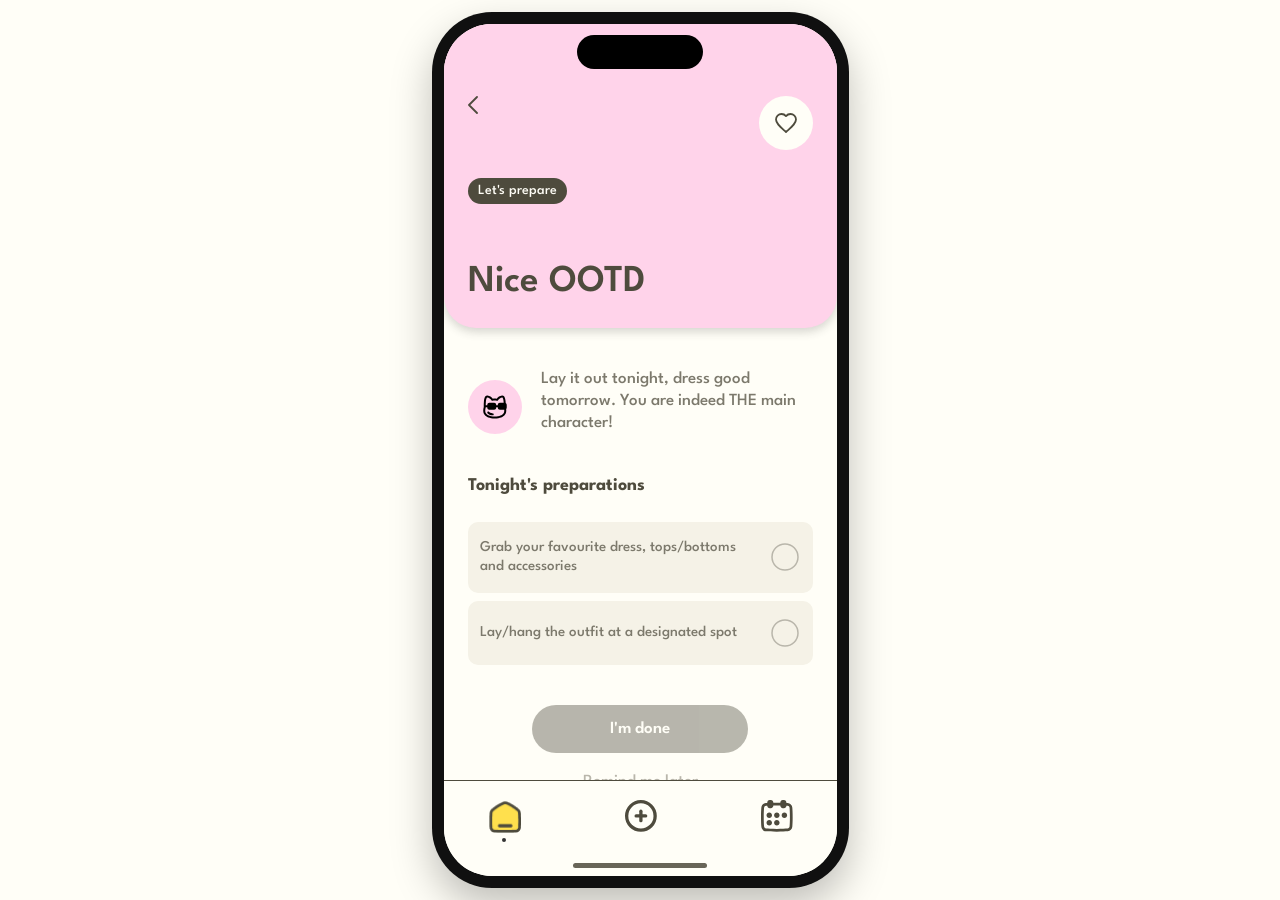
<file: prep-instructions.html>
<!doctype html>
<html lang="en">
  <head>
    <meta charset="UTF-8" />
    <meta name="viewport" content="width=device-width, initial-scale=1.0" />
    <title>Let's Prepare</title>
    <link rel="preconnect" href="https://fonts.googleapis.com" />
    <link rel="preconnect" href="https://fonts.gstatic.com" crossorigin />
    <link
      href="https://fonts.googleapis.com/css2?family=League+Spartan:wght@100..900&display=swap"
      rel="stylesheet"
    />
    <link rel="stylesheet" href="./styles.css" />
    <style>
      /* ── Scroll area ────────────────────────────────────── */
      .pi-scroll {
        position: absolute;
        top: 0;
        left: 0;
        width: 393px;
        height: 756px;
        overflow-y: auto;
        overflow-x: hidden;
        background: var(--cream);
        scrollbar-width: none;
      }
      .pi-scroll::-webkit-scrollbar { display: none; }

      /* ── Hero card ──────────────────────────────────────── */
      .pi-hero {
        position: relative;
        width: 393px;
        height: 304px; /* 240px visible + 64px safe area */
        border-radius: 0 0 32px 32px;
        flex-shrink: 0;
        box-shadow: 0px 4px 9.5px 0px rgba(51, 51, 51, 0.2);
        overflow: hidden;
      }

      /* "Let's prepare" dark badge */
      .pi-hero-badge {
        position: absolute;
        left: 24px;
        bottom: 124px;
        background: var(--ink);
        color: var(--cream);
        font-size: 14px;
        font-weight: 500;
        line-height: 1.3;
        padding: 4px 10px;
        border-radius: 60px;
        white-space: nowrap;
      }

      /* Treat name */
      .pi-hero-title {
        position: absolute;
        left: 24px;
        bottom: 24px;
        margin: 0;
        font-size: 38px;
        font-weight: 600;
        line-height: 1.15;
        color: var(--ink);
      }

      /* Heart icon box */
      .pi-hero-icon-box {
        position: absolute;
        top: 72px;
        right: 24px;
        width: 54px;
        height: 54px;
        background: var(--cream);
        border-radius: 27px;
        display: flex;
        align-items: center;
        justify-content: center;
        flex-shrink: 0;
        border: none;
        cursor: pointer;
        padding: 0;
        transition: background 0.2s;
      }
      .pi-hero-icon-box.liked {
        background: #4E4B3D;
      }

      /* ── Inner padded content ───────────────────────────── */
      .pi-inner {
        display: flex;
        flex-direction: column;
        align-items: flex-start;
        gap: 40px;
        padding: 40px 24px 48px;
        width: 100%;
      }

      /* ── Motivation block ───────────────────────────────── */
      .pi-motivation {
        display: flex;
        align-items: flex-end;
        gap: 19px;
        width: 100%;
      }

      .pi-motivation-icon {
        flex-shrink: 0;
        width: 54px;
        height: 54px;
        border-radius: 27px;
        display: flex;
        align-items: center;
        justify-content: center;
        padding: 10px 12px;
      }
      .pi-motivation-icon img {
        width: 24px;
        height: 24px;
        display: block;
        object-fit: contain;
      }

      .pi-motivation-text {
        margin: 0;
        font-size: 17px;
        font-weight: 500;
        line-height: 1.3;
        color: var(--muted-letter);
        flex: 1;
      }

      /* ── Preparations section ───────────────────────────── */
      .pi-preparations {
        display: flex;
        flex-direction: column;
        gap: 24px;
        width: 100%;
      }

      .pi-section-label {
        margin: 0;
        font-size: 18px;
        font-weight: 700;
        line-height: 1.3;
        color: var(--ink);
      }

      .pi-checklist {
        display: flex;
        flex-direction: column;
        gap: 8px;
        width: 100%;
      }

      /* ── Checklist item ─────────────────────────────────── */
      .pi-step {
        width: 100%;
        background: var(--card-tan);
        border-radius: 10px;
        padding: 16px 12px;
        display: flex;
        align-items: center;
        justify-content: space-between;
        cursor: pointer;
        border: none;
        font-family: inherit;
        text-align: left;
        transition: background 0.2s;
      }
      .pi-step.checked { background: #e8e4d6; }

      .pi-step-text {
        margin: 0;
        font-size: 15px;
        font-weight: 500;
        line-height: 1.3;
        color: var(--muted-letter);
        max-width: 260px;
        transition: text-decoration 0.2s, opacity 0.2s;
      }
      .pi-step.checked .pi-step-text {
        text-decoration: line-through;
        opacity: 0.55;
      }

      .pi-step-circle {
        flex-shrink: 0;
        width: 32px;
        height: 32px;
        display: block;
      }

      /* ── CTA area ───────────────────────────────────────── */
      .pi-cta-wrap {
        display: flex;
        flex-direction: column;
        align-items: center;
        gap: 20px;
        width: 100%;
      }

      .pi-cta-btn {
        width: 216px;
        padding: 16px 64px;
        border-radius: 100px;
        background: var(--ink);
        color: var(--cream);
        border: none;
        font-family: inherit;
        font-size: 17px;
        font-weight: 600;
        line-height: normal;
        cursor: pointer;
        text-align: center;
        white-space: nowrap;
        opacity: 0.4;
        transition: opacity 0.2s;
      }
      .pi-cta-btn.active { opacity: 1; }
      .pi-cta-btn.morning { opacity: 1; }

      .pi-remind-btn {
        font-size: 17px;
        font-weight: 500;
        color: var(--grey);
        background: none;
        border: none;
        cursor: pointer;
        font-family: inherit;
        line-height: normal;
        text-align: center;
      }

      /* ── Morning hint ───────────────────────────────────── */
      .pi-morning-hint {
        display: none;
        font-size: 14px;
        font-weight: 400;
        color: var(--muted-letter);
        text-align: center;
        line-height: 1.3;
        margin: 0;
      }

      /* ── Back button ────────────────────────────────────── */
      .pi-back {
        position: absolute;
        top: 72px;
        left: 24px;
        z-index: 4;
        display: flex;
        align-items: center;
        background: none;
        border: none;
        padding: 0;
        cursor: pointer;
        color: rgba(78, 75, 61, 0.75);
      }
    </style>
  </head>
  <body>
    <div class="device-shell">
      <main class="phone">

        <div class="top-safe" id="top-safe" style="background: transparent; z-index: 1;">
          <div class="dynamic-island" aria-hidden="true"></div>
        </div>

        <button type="button" class="pi-back" onclick="history.back()" aria-label="Go back">
          <svg width="10" height="18" viewBox="0 0 10 18" fill="none" xmlns="http://www.w3.org/2000/svg" aria-hidden="true">
            <path d="M9 1L1 9L9 17" stroke="#4E4B3D" stroke-width="1.8" stroke-linecap="round" stroke-linejoin="round"/>
          </svg>
        </button>

        <section class="pi-scroll" id="pi-scroll">
          <!-- Hero card -->
          <div class="pi-hero" id="pi-hero">
            <button type="button" class="pi-hero-icon-box" id="pi-heart-btn" aria-label="Save to favourites" aria-pressed="false">
              <svg id="pi-heart-svg" width="24" height="24" viewBox="0 0 24 24" fill="none" xmlns="http://www.w3.org/2000/svg" aria-hidden="true">
                <path d="M12 21L10.55 19.7C5.4 15.1 2 12.1 2 8.5C2 5.4 4.42 3 7.5 3C9.24 3 10.91 3.81 12 5.09C13.09 3.81 14.76 3 16.5 3C19.58 3 22 5.4 22 8.5C22 12.1 18.6 15.1 13.45 19.7L12 21Z" id="pi-heart-path" stroke="#4E4B3D" stroke-width="1.8" stroke-linejoin="round"/>
              </svg>
            </button>
            <div class="pi-hero-badge">Let's prepare</div>
            <h1 class="pi-hero-title" id="pi-hero-title">Nice<br>OOTD</h1>
          </div>

          <!-- Scrollable body -->
          <div class="pi-inner">

            <!-- Motivation -->
            <div class="pi-motivation">
              <div class="pi-motivation-icon" id="pi-motivation-icon">
                <img src="./assets/icons/treats/ootd.svg" alt="" />
              </div>
              <p class="pi-motivation-text" id="pi-motivation-text">
                Lay it out tonight, dress good tomorrow. You are indeed THE main character!
              </p>
            </div>

            <!-- Checklist -->
            <div class="pi-preparations">
              <p class="pi-section-label">Tonight's preparations</p>
              <div class="pi-checklist" id="pi-checklist" role="group" aria-label="Preparation steps"></div>
            </div>

            <!-- CTA -->
            <div class="pi-cta-wrap">
              <button type="button" class="pi-cta-btn" id="pi-cta-btn" disabled>
                I'm done
              </button>
              <p class="pi-morning-hint" id="pi-morning-hint">
                It's morning — time to enjoy your treat!
              </p>
              <button type="button" class="pi-remind-btn" id="pi-remind-btn">
                Remind me later
              </button>
            </div>

            <!-- Sun -->
            <div class="sun" aria-hidden="true" style="align-self: center;">
              <img class="sun-img" src="./assets/logo/sun.png" alt="" width="119" height="117" />
            </div>

          </div>
        </section>

        <!-- Bottom nav -->
        <nav class="bottom-nav" aria-label="Bottom navigation">
          <div class="bottom-nav-inner">
            <a class="nav-btn nav-active" href="index.html" aria-label="Home">
              <img class="nav-home nav-icon-default" src="assets/icons/nav/home.svg" alt="" />
              <img class="nav-home nav-icon-active"  src="assets/icons/nav/home-active.png" alt="" />
            </a>
            <a class="nav-btn" href="add.html" aria-label="Add">
              <img class="nav-plus nav-icon-default" src="assets/icons/nav/add.svg" alt="" />
              <img class="nav-plus nav-icon-active"  src="assets/icons/nav/add-active.png" alt="" />
            </a>
            <a class="nav-btn" href="calendar.html" aria-label="Calendar">
              <img class="nav-cal nav-icon-default" src="assets/icons/nav/calendar.svg" alt="" />
              <img class="nav-cal nav-icon-active"  src="assets/icons/nav/calendar-active.png" alt="" />
            </a>
          </div>
        </nav>
        <div class="home-indicator" aria-hidden="true"></div>

      </main>
    </div>

    <script>
      (function () {

        /* ─── Treat data ─────────────────────────────────────── */
        var TREAT_DATA = {
          "Nice OOTD": {
            color: "#ffd3ea",
            icon:  "./assets/icons/treats/ootd.svg",
            motivation: "Lay it out tonight, dress good tomorrow. You are indeed THE main character!",
            steps: [
              "Grab your favourite dress, tops/bottoms and accessories",
              "Lay/hang the outfit at a designated spot"
            ]
          },
          "Enjoy a warm drink": {
            color: "#fff5c5",
            icon:  "./assets/icons/treats/warm-drink.svg",
            motivation: "A warm drink makes mornings worth waking up for. Set it up now!",
            steps: [
              "Set out your favourite mug",
              "Prepare your drink ingredients (tea bags, coffee, etc.)",
              "Place everything near the kettle"
            ]
          },
          "A simple breakfast": {
            color: "#ffe2b8",
            icon:  "./assets/icons/treats/breakfast.svg",
            motivation: "A little evening prep makes breakfast feel like a gift to future you.",
            steps: [
              "Set out your bowl, plate, or utensils",
              "Prep your ingredients and pop them in the fridge",
              "Leave a small note of what you're making"
            ]
          },
          "2-minute journaling": {
            color: "#e5deff",
            icon:  "./assets/icons/treats/journal.svg",
            motivation: "Two minutes, big difference. Your thoughts deserve a home!",
            steps: [
              "Place your journal and pen by the bed",
              "Write one thing you're looking forward to tomorrow"
            ]
          },
          "Read a page": {
            color: "#d0f3c1",
            icon:  "./assets/icons/treats/book.svg",
            motivation: "One page a morning adds up. Leave it ready so you just need to open it.",
            steps: [
              "Leave your book on the nightstand",
              "Mark the page you'll start from tomorrow"
            ]
          }
        };

        /* ─── Resolve treat ──────────────────────────────────── */
        var params    = new URLSearchParams(window.location.search);
        var treatName = params.get("treat") || sessionStorage.getItem("activePrepTreat") || "Nice OOTD";

        var data = TREAT_DATA[treatName];

        /* ── Fallback for any future / custom treat ──────────── */
        if (!data) {
          /* Try to pull colour + icon from morningTreats storage */
          var storedTreats = [];
          try { storedTreats = JSON.parse(sessionStorage.getItem("morningTreats")) || []; } catch (e) {}
          var storedMatch = null;
          for (var si = 0; si < storedTreats.length; si++) {
            if (storedTreats[si].name === treatName) { storedMatch = storedTreats[si]; break; }
          }
          data = {
            color:      (storedMatch && storedMatch.color) || "#f0ede0",
            icon:       (storedMatch && storedMatch.icon)  || "",
            motivation: "A little prep tonight makes tomorrow morning feel like a gift to yourself.",
            steps: [
              "Get everything you need ready and in reach",
              "Set it up somewhere you'll easily find in the morning"
            ]
          };
        }

        /* ─── Apply hero color + title ───────────────────────── */
        var heroEl    = document.getElementById("pi-hero");
        var titleEl   = document.getElementById("pi-hero-title");
        var topSafe   = document.getElementById("top-safe");
        var motIcon   = document.getElementById("pi-motivation-icon");
        var motText   = document.getElementById("pi-motivation-text");

        heroEl.style.background  = data.color;
        motIcon.style.background = data.color;
        motText.textContent      = data.motivation;
        motIcon.querySelector("img").src = data.icon || "";
        topSafe.style.background = data.color;

        var words = treatName.split(" ");
        if (words.length > 2) {
          titleEl.innerHTML = words.slice(0, Math.ceil(words.length / 2)).join(" ") +
            "<br>" + words.slice(Math.ceil(words.length / 2)).join(" ");
        } else {
          titleEl.textContent = treatName;
        }

        /* ─── Build checklist ────────────────────────────────── */
        var ctaBtn      = document.getElementById("pi-cta-btn");
        var remindBtn   = document.getElementById("pi-remind-btn");
        var hintEl      = document.getElementById("pi-morning-hint");
        var checklistEl = document.getElementById("pi-checklist");
        var checkedSteps = [];

        function uncheckedSVG() {
          return '<circle cx="16" cy="16" r="13" stroke="#b9b6ab" stroke-width="1.5" fill="none"/>';
        }
        function checkedSVG() {
          return '<circle cx="16" cy="16" r="16" fill="#4e4b3d"/>' +
            '<path d="M10 16.5l4.5 4.5 7.5-9" stroke="#fffef7" stroke-width="1.8" stroke-linecap="round" stroke-linejoin="round"/>';
        }

        data.steps.forEach(function (step, i) {
          checkedSteps[i] = false;
          var btn = document.createElement("button");
          btn.type = "button";
          btn.className = "pi-step";
          btn.setAttribute("aria-pressed", "false");
          btn.innerHTML =
            '<p class="pi-step-text">' + step + '</p>' +
            '<svg class="pi-step-circle" viewBox="0 0 32 32" fill="none" xmlns="http://www.w3.org/2000/svg" aria-hidden="true">' +
              uncheckedSVG() +
            '</svg>';
          btn.addEventListener("click", function () {
            checkedSteps[i] = !checkedSteps[i];
            btn.classList.toggle("checked", checkedSteps[i]);
            btn.setAttribute("aria-pressed", String(checkedSteps[i]));
            btn.querySelector("svg").innerHTML = checkedSteps[i] ? checkedSVG() : uncheckedSVG();
            updateCTA();
          });
          checklistEl.appendChild(btn);
        });

        /* ─── Time check: morning = 6:00–11:59 ──────────────── */
        var isMorning = (function () {
          var tp = params.get("time");
          if (tp === "morning") return true;
          if (tp === "night")   return false;
          var h = new Date().getHours();
          return h >= 6 && h < 12;
        })();

        if (isMorning) {
          ctaBtn.textContent = "Let's start!";
          ctaBtn.classList.add("morning", "active");
          ctaBtn.disabled = false;
          hintEl.style.display = "block";
        }

        function updateCTA() {
          if (isMorning) return;
          var allChecked = checkedSteps.every(function (v) { return v; });
          ctaBtn.disabled = !allChecked;
          ctaBtn.classList.toggle("active", allChecked);
        }

        /* ─── CTA click ──────────────────────────────────────── */
        ctaBtn.addEventListener("click", function () {
          if (ctaBtn.disabled) return;
          markTreatReady(isMorning);
          window.location.href = isMorning ? "celebrate.html" : "index.html";
        });

        function markTreatReady(completed) {
          var list = [];
          try { list = JSON.parse(sessionStorage.getItem("morningTreats")) || []; } catch (e) {}
          var found = false;
          list = list.map(function (t) {
            if (t.name === treatName) {
              found = true;
              return Object.assign({}, t, { prepared: true, status: completed ? "done" : "ready" });
            }
            return t;
          });
          if (!found) {
            list.push({
              name: treatName, icon: data.icon, color: data.color,
              type: "prep", status: completed ? "done" : "ready", prepared: true
            });
          }
          sessionStorage.setItem("morningTreats", JSON.stringify(list));
        }

        /* ─── Remind me later ────────────────────────────────── */
        remindBtn.addEventListener("click", function () {
          window.location.href = "index.html";
        });

        /* ─── Heart toggle ───────────────────────────────────── */
        var heartBtn  = document.getElementById("pi-heart-btn");
        var heartPath = document.getElementById("pi-heart-path");
        var liked = false;

        heartBtn.addEventListener("click", function () {
          liked = !liked;
          heartBtn.classList.toggle("liked", liked);
          heartBtn.setAttribute("aria-pressed", String(liked));
          if (liked) {
            heartPath.setAttribute("fill", "#FC6993");
            heartPath.setAttribute("stroke", "#FC6993");
          } else {
            heartPath.setAttribute("fill", "none");
            heartPath.setAttribute("stroke", "#4E4B3D");
          }
        });

      })();
    </script>
  </body>
</html>
</file>
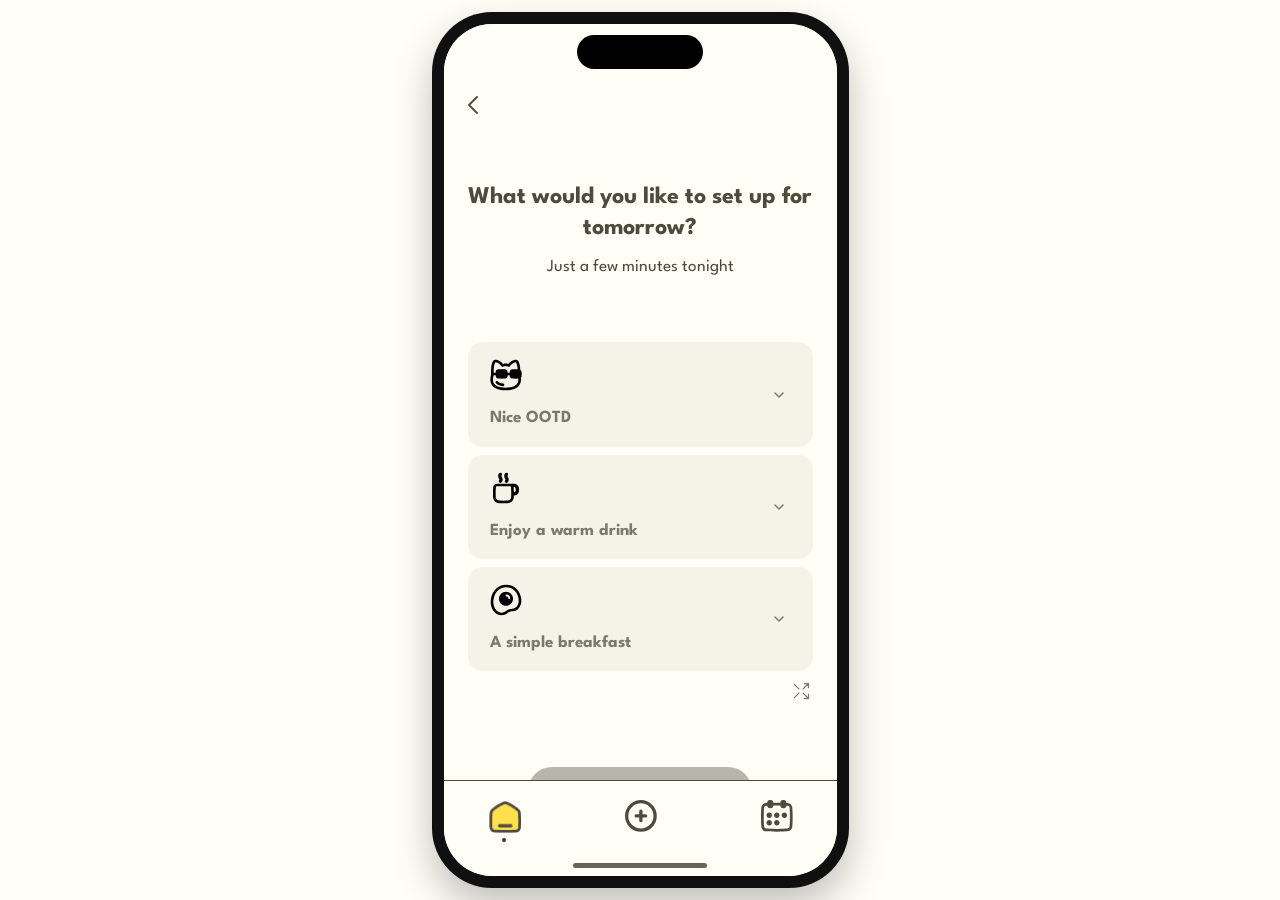
<file: prep-setup.html>
<!doctype html>
<html lang="en">
  <head>
    <meta charset="UTF-8" />
    <meta name="viewport" content="width=device-width, initial-scale=1.0" />
    <title>Set Up Tonight</title>
    <link rel="preconnect" href="https://fonts.googleapis.com" />
    <link rel="preconnect" href="https://fonts.gstatic.com" crossorigin />
    <link
      href="https://fonts.googleapis.com/css2?family=League+Spartan:wght@100..900&display=swap"
      rel="stylesheet"
    />
    <link rel="stylesheet" href="./styles.css" />
    <style>
      /* ── Scroll area ─────────────────────────────────────── */
      .pick-scroll {
        position: absolute;
        top: 64px;
        left: 0;
        width: 393px;
        height: 692px;
        overflow-y: auto;
        overflow-x: hidden;
        background: var(--cream);
        scrollbar-width: none;
      }
      .pick-scroll::-webkit-scrollbar { display: none; }

      .pick-inner {
        display: flex;
        flex-direction: column;
        align-items: center;
        gap: 64px;
        padding: 94px 24px 40px;
        width: 100%;
      }

      /* ── Back button ─────────────────────────────────────── */
      .pick-back {
        position: absolute;
        top: 72px;
        left: 24px;
        z-index: 3;
        display: flex;
        align-items: center;
        gap: 4px;
        background: none;
        border: none;
        padding: 0;
        cursor: pointer;
        font-family: inherit;
        font-size: 15px;
        font-weight: 500;
        color: var(--muted-letter);
      }
      .pick-back svg {
        width: 10px;
        height: 18px;
        display: block;
      }

      /* ── Heading ─────────────────────────────────────────── */
      .pick-heading {
        display: flex;
        flex-direction: column;
        gap: 12px;
        align-items: center;
        text-align: center;
        color: var(--ink);
        width: 100%;
      }
      .pick-title {
        margin: 0;
        font-size: 24px;
        font-weight: 700;
        line-height: 1.3;
      }
      .pick-subtitle {
        margin: 0;
        font-size: 17px;
        font-weight: 400;
        line-height: 1.3;
        color: var(--ink);
      }

      /* ── Treat list ──────────────────────────────────────── */
      .pick-list-wrap {
        display: flex;
        flex-direction: column;
        align-items: flex-end;
        gap: 8px;
        width: 100%;
      }

      .pick-list {
        display: flex;
        flex-direction: column;
        gap: 8px;
        width: 100%;
      }

      /* ── Single treat card ───────────────────────────────── */
      .pick-card {
        width: 100%;
        background: var(--card-tan);
        border-radius: 15px;
        padding: 15px 20px;
        display: flex;
        flex-direction: column;
        cursor: pointer;
        border: 2px solid transparent;
        transition: background 0.2s, border-color 0.2s;
        text-align: left;
        font-family: inherit;
      }

      .pick-card.selected {
        border-color: var(--ink);
      }

      .pick-card-row {
        display: flex;
        align-items: center;
        justify-content: space-between;
        width: 100%;
      }

      .pick-card-left {
        display: flex;
        flex-direction: column;
        gap: 16px;
        align-items: flex-start;
        flex: 1;
        min-width: 0;
      }

      .pick-card-icon {
        width: 32px;
        height: 32px;
        display: block;
        object-fit: contain;
        flex-shrink: 0;
        /* icon keeps its own color regardless of card selection */
        filter: none;
      }

      .pick-card-title {
        margin: 0;
        font-size: 17px;
        font-weight: 700;
        line-height: 1.3;
        color: var(--muted-letter);
        /* title color stays constant */
      }

      /* Short subtitle (hidden by default) */
      .pick-card-desc {
        margin: 6px 0 0;
        font-size: 14px;
        font-weight: 400;
        line-height: 1.4;
        color: var(--muted-letter);
        display: none;
      }
      .pick-card-desc.visible {
        display: block;
      }

      /* Chevron button */
      .pick-chevron {
        flex-shrink: 0;
        width: 24px;
        height: 24px;
        background: none;
        border: none;
        padding: 0;
        cursor: pointer;
        display: flex;
        align-items: center;
        justify-content: center;
        transition: transform 0.2s;
        color: var(--muted-letter);
      }
      .pick-chevron.open {
        transform: rotate(180deg);
      }
      .pick-chevron svg {
        width: 16px;
        height: 16px;
        display: block;
      }

      /* ── Shuffle icon ────────────────────────────────────── */
      .pick-shuffle {
        width: 24px;
        height: 24px;
        background: none;
        border: none;
        padding: 0;
        cursor: pointer;
        display: flex;
        align-items: center;
        justify-content: center;
        color: var(--muted-letter);
        flex-shrink: 0;
        transition: transform 0.3s;
      }
      .pick-shuffle:active { transform: rotate(180deg); }
      .pick-shuffle svg { width: 20px; height: 20px; display: block; }

      /* ── CTA group ───────────────────────────────────────── */
      .pick-cta-group {
        display: flex;
        flex-direction: column;
        align-items: center;
        gap: 10px;
        width: 224px;
      }

      .pick-cta-btn {
        width: 100%;
        padding: 16px;
        border-radius: 100px;
        background: var(--ink);
        color: var(--cream);
        border: none;
        font-family: inherit;
        font-size: 17px;
        font-weight: 500;
        line-height: normal;
        cursor: pointer;
        text-align: center;
        opacity: 0.4;
        transition: opacity 0.2s;
      }
      .pick-cta-btn.active { opacity: 1; }

      .pick-remind {
        font-size: 17px;
        font-weight: 500;
        color: var(--grey);
        text-decoration: none;
        text-align: center;
        background: none;
        border: none;
        cursor: pointer;
        font-family: inherit;
        line-height: normal;
      }
    </style>
  </head>
  <body>
    <div class="device-shell">
      <main class="phone">

        <div class="top-safe">
          <div class="dynamic-island" aria-hidden="true"></div>
        </div>

        <button type="button" class="pick-back" onclick="history.back()" aria-label="Go back">
          <svg width="10" height="18" viewBox="0 0 10 18" fill="none" xmlns="http://www.w3.org/2000/svg" aria-hidden="true"><path d="M9 1L1 9L9 17" stroke="#4E4B3D" stroke-width="1.8" stroke-linecap="round" stroke-linejoin="round"/></svg>
        </button>

        <section class="pick-scroll">
          <div class="pick-inner">

            <!-- Heading -->
            <div class="pick-heading">
              <h1 class="pick-title">What would you like to set up for tomorrow?</h1>
              <p class="pick-subtitle">Just a few minutes tonight</p>
            </div>

            <!-- Treat list + shuffle -->
            <div class="pick-list-wrap">
              <div class="pick-list" id="pick-list" role="group" aria-label="Choose a treat to set up">
                <!-- Cards injected by JS -->
              </div>
              <button type="button" class="pick-shuffle" id="shuffle-btn" aria-label="Shuffle treats">
                <!-- shuffle icon -->
                <svg viewBox="0 0 24 24" fill="none" xmlns="http://www.w3.org/2000/svg" aria-hidden="true">
                  <path d="M16 3h5v5M4 20l5.5-5.5M21 3l-6.5 6.5M16 21h5v-5M4 4l5.5 5.5M21 21l-6.5-6.5" stroke="currentColor" stroke-width="1.5" stroke-linecap="round" stroke-linejoin="round"/>
                </svg>
              </button>
            </div>

            <!-- CTA -->
            <div class="pick-cta-group">
              <button type="button" class="pick-cta-btn" id="cta-btn" disabled>
                I'll do this tonight
              </button>
              <button type="button" class="pick-remind" id="remind-btn">
                Remind me later
              </button>
            </div>

            <!-- Sun -->
            <div class="sun" aria-hidden="true">
              <img class="sun-img" src="./assets/logo/sun.png" alt="" width="119" height="117" />
            </div>

          </div>
        </section>

                                        <nav class="bottom-nav" aria-label="Bottom navigation">
          <div class="bottom-nav-inner">
            <a class="nav-btn nav-active" href="index.html" aria-label="Home">
              <img class="nav-home nav-icon-default" src="assets/icons/nav/home.svg" alt="" />
              <img class="nav-home nav-icon-active"  src="assets/icons/nav/home-active.png" alt="" />
            </a>
            <a class="nav-btn" href="add.html" aria-label="Add">
              <img class="nav-plus nav-icon-default" src="assets/icons/nav/add.svg" alt="" />
              <img class="nav-plus nav-icon-active"  src="assets/icons/nav/add-active.png" alt="" />
            </a>
            <a class="nav-btn" href="calendar.html" aria-label="Calendar">
              <img class="nav-cal nav-icon-default" src="assets/icons/nav/calendar.svg" alt="" />
              <img class="nav-cal nav-icon-active"  src="assets/icons/nav/calendar-active.png" alt="" />
            </a>
          </div>
        </nav>
        <div class="home-indicator" aria-hidden="true"></div>

      </main>
    </div>

    <script>
      (function () {

        /* ── Treat pool (prep-type) ───────────────────────── */
        var POOL = [
          { name: "Nice OOTD",           icon: "./assets/icons/treats/ootd.svg",          color: "#ffd3ea", sub: "Pick your outfit the night before" },
          { name: "Enjoy a warm drink",  icon: "./assets/icons/treats/warm-drink.svg",     color: "#fff5c5", sub: "Set out your mug and ingredients" },
          { name: "A simple breakfast",  icon: "./assets/icons/treats/breakfast.svg",      color: "#ffe2b8", sub: "Prep your ingredients so morning is easy" },
          { name: "2-minute journaling", icon: "./assets/icons/treats/journal.svg",  color: "#e5deff", sub: "Place your journal by the bed tonight" },
          { name: "Read a page",         icon: "./assets/icons/treats/book.svg",           color: "#d0f3c1", sub: "Leave your book on the nightstand" }
        ];

        /* Three shown at once; shuffle cycles through */
        var offset   = 0;
        var selected = null; /* index into current visible set */

        var listEl   = document.getElementById("pick-list");
        var ctaBtn   = document.getElementById("cta-btn");
        var remindBtn= document.getElementById("remind-btn");
        var shuffleBtn= document.getElementById("shuffle-btn");

        /* ── Build visible treat set ─────────────────────── */
        function visibleTreats() {
          var out = [];
          for (var i = 0; i < 3; i++) {
            out.push(POOL[(offset + i) % POOL.length]);
          }
          return out;
        }

        /* ── Render treat cards ──────────────────────────── */
        function render() {
          listEl.innerHTML = "";
          selected = null;
          ctaBtn.disabled = true;
          ctaBtn.classList.remove("active");

          var treats = visibleTreats();
          treats.forEach(function (treat, i) {
            var card = document.createElement("div");
            card.className = "pick-card";
            card.setAttribute("role", "button");
            card.setAttribute("tabindex", "0");
            card.setAttribute("aria-pressed", "false");
            card.dataset.idx = String(i);

            card.innerHTML =
              '<div class="pick-card-row">' +
                '<div class="pick-card-left">' +
                  '<img class="pick-card-icon" src="' + treat.icon + '" width="32" height="32" alt="" />' +
                  '<div>' +
                    '<p class="pick-card-title">' + treat.name + '</p>' +
                    '<p class="pick-card-desc">' + treat.sub + '</p>' +
                  '</div>' +
                '</div>' +
                '<button type="button" class="pick-chevron" aria-label="Show description" aria-expanded="false">' +
                  '<svg viewBox="0 0 16 16" fill="none" xmlns="http://www.w3.org/2000/svg" aria-hidden="true">' +
                    '<path d="M4 6l4 4 4-4" stroke="currentColor" stroke-width="1.5" stroke-linecap="round" stroke-linejoin="round"/>' +
                  '</svg>' +
                '</button>' +
              '</div>';

            /* Chevron: toggle subtitle, stop card selection */
            var chevron = card.querySelector(".pick-chevron");
            var desc    = card.querySelector(".pick-card-desc");
            chevron.addEventListener("click", function (e) {
              e.stopPropagation();
              var open = desc.classList.toggle("visible");
              chevron.classList.toggle("open", open);
              chevron.setAttribute("aria-expanded", String(open));
            });

            /* Card body: toggle selection */
            card.addEventListener("click", function (e) {
              if (e.target === chevron || chevron.contains(e.target)) return;

              var isSelected = card.classList.contains("selected");

              /* Deselect all */
              listEl.querySelectorAll(".pick-card").forEach(function (c) {
                c.classList.remove("selected");
                c.style.background = "";
                c.setAttribute("aria-pressed", "false");
              });

              if (isSelected) {
                /* toggle off */
                selected = null;
                ctaBtn.disabled = true;
                ctaBtn.classList.remove("active");
              } else {
                /* select this card */
                card.classList.add("selected");
                card.style.background = treat.color;
                card.setAttribute("aria-pressed", "true");
                selected = i;
                ctaBtn.disabled = false;
                ctaBtn.classList.add("active");
              }
            });

            listEl.appendChild(card);
          });
        }

        /* ── Shuffle ─────────────────────────────────────── */
        shuffleBtn.addEventListener("click", function () {
          offset = (offset + 1) % POOL.length;
          render();
        });

        /* ── "I'll do this tonight" ───────────────────────── */
        ctaBtn.addEventListener("click", function () {
          if (selected === null) return;
          var treat = visibleTreats()[selected];

          /* Save to morningTreats in sessionStorage */
          var existing = [];
          try { existing = JSON.parse(sessionStorage.getItem("morningTreats")) || []; }
          catch (e) { existing = []; }

          /* Avoid duplicates */
          var alreadyAdded = existing.some(function (t) {
            return t.name === treat.name && t.status === "pending";
          });

          if (!alreadyAdded) {
            existing.push({
              name:     treat.name,
              icon:     treat.icon,
              color:    treat.color,
              type:     "prep",
              status:   "pending",
              prepared: false
            });
            sessionStorage.setItem("morningTreats", JSON.stringify(existing));
          }

          /* Go to the instructions / checklist page */
          sessionStorage.setItem("activePrepTreat", treat.name);
          window.location.href = "prep-instructions.html";
        });

        /* ── "Remind me later" ───────────────────────────── */
        remindBtn.addEventListener("click", function () {
          if (selected !== null) {
            /* A treat was picked — queue it for tonight without going through the checklist */
            var treat = visibleTreats()[selected];
            var existing = [];
            try { existing = JSON.parse(sessionStorage.getItem("morningTreats")) || []; }
            catch (e) { existing = []; }

            var alreadyAdded = existing.some(function (t) {
              return t.name === treat.name && t.status === "pending";
            });

            if (!alreadyAdded) {
              existing.push({
                name:     treat.name,
                icon:     treat.icon,
                color:    treat.color,
                type:     "prep",
                status:   "pending",
                prepared: false
              });
              sessionStorage.setItem("morningTreats", JSON.stringify(existing));
            }
          } else {
            /* Nothing selected — show a gentle toast on home */
            sessionStorage.setItem("showRemindToast", "1");
          }

          window.location.href = "index.html";
        });

        /* ── Init ────────────────────────────────────────── */
        render();

      })();
    </script>
  </body>
</html>
</file>
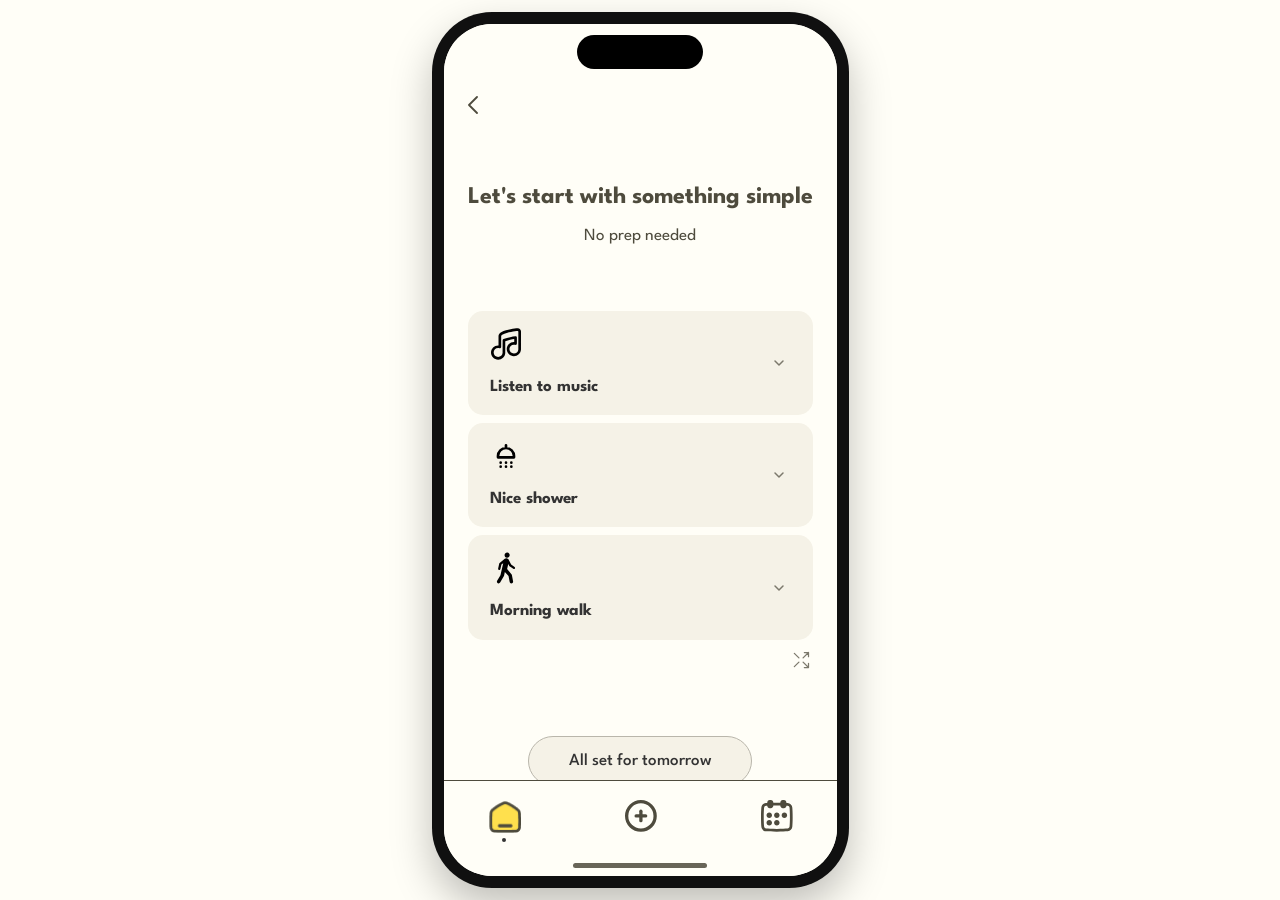
<file: prep-simple.html>
<!doctype html>
<html lang="en">
  <head>
    <meta charset="UTF-8" />
    <meta name="viewport" content="width=device-width, initial-scale=1.0" />
    <title>Keep It Simple</title>
    <link rel="preconnect" href="https://fonts.googleapis.com" />
    <link rel="preconnect" href="https://fonts.gstatic.com" crossorigin />
    <link
      href="https://fonts.googleapis.com/css2?family=League+Spartan:wght@100..900&display=swap"
      rel="stylesheet"
    />
    <link rel="stylesheet" href="./styles.css" />
    <style>
      /* ── Scroll area ─────────────────────────────────────── */
      .pick-scroll {
        position: absolute;
        top: 64px;
        left: 0;
        width: 393px;
        height: 692px;
        overflow-y: auto;
        overflow-x: hidden;
        background: var(--cream);
        scrollbar-width: none;
      }
      .pick-scroll::-webkit-scrollbar { display: none; }

      .pick-inner {
        display: flex;
        flex-direction: column;
        align-items: center;
        gap: 64px;
        padding: 94px 24px 40px;
        width: 100%;
      }

      /* ── Back button ─────────────────────────────────────── */
      .pick-back {
        position: absolute;
        top: 72px;
        left: 24px;
        z-index: 3;
        display: flex;
        align-items: center;
        gap: 4px;
        background: none;
        border: none;
        padding: 0;
        cursor: pointer;
        font-family: inherit;
        font-size: 15px;
        font-weight: 500;
        color: var(--muted-letter);
      }
      .pick-back svg {
        width: 10px;
        height: 18px;
        display: block;
      }

      /* ── Heading ─────────────────────────────────────────── */
      .pick-heading {
        display: flex;
        flex-direction: column;
        gap: 12px;
        align-items: center;
        text-align: center;
        color: var(--ink);
        width: 100%;
      }
      .pick-title {
        margin: 0;
        font-size: 24px;
        font-weight: 700;
        line-height: 1.3;
      }
      .pick-subtitle {
        margin: 0;
        font-size: 17px;
        font-weight: 400;
        line-height: 1.3;
        color: var(--ink);
      }

      /* ── Treat list ──────────────────────────────────────── */
      .pick-list-wrap {
        display: flex;
        flex-direction: column;
        align-items: flex-end;
        gap: 8px;
        width: 100%;
      }

      .pick-list {
        display: flex;
        flex-direction: column;
        gap: 8px;
        width: 100%;
      }

      /* ── Single treat card ───────────────────────────────── */
      .pick-card {
        width: 100%;
        background: var(--card-tan);
        border-radius: 15px;
        padding: 15px 20px;
        display: flex;
        flex-direction: column;
        cursor: pointer;
        border: 2px solid transparent;
        transition: background 0.2s, border-color 0.2s;
        text-align: left;
        font-family: inherit;
      }
      .pick-card.selected {
        border-color: var(--ink);
      }

      .pick-card-row {
        display: flex;
        align-items: center;
        justify-content: space-between;
        width: 100%;
      }

      .pick-card-left {
        display: flex;
        flex-direction: column;
        gap: 16px;
        align-items: flex-start;
        flex: 1;
        min-width: 0;
      }

      .pick-card-icon {
        width: 32px;
        height: 32px;
        display: block;
        object-fit: contain;
        flex-shrink: 0;
      }

      .pick-card-title {
        margin: 0;
        font-size: 17px;
        font-weight: 700;
        line-height: 1.3;
        color: var(--text-dark);
      }

      /* Short subtitle (hidden by default) */
      .pick-card-desc {
        margin: 6px 0 0;
        font-size: 14px;
        font-weight: 400;
        line-height: 1.4;
        color: var(--muted-letter);
        display: none;
      }
      .pick-card-desc.visible {
        display: block;
      }

      /* Chevron button */
      .pick-chevron {
        flex-shrink: 0;
        width: 24px;
        height: 24px;
        background: none;
        border: none;
        padding: 0;
        cursor: pointer;
        display: flex;
        align-items: center;
        justify-content: center;
        transition: transform 0.2s;
        color: var(--muted-letter);
      }
      .pick-chevron.open {
        transform: rotate(180deg);
      }
      .pick-chevron svg {
        width: 16px;
        height: 16px;
        display: block;
      }

      /* ── Shuffle icon ────────────────────────────────────── */
      .pick-shuffle {
        width: 24px;
        height: 24px;
        background: none;
        border: none;
        padding: 0;
        cursor: pointer;
        display: flex;
        align-items: center;
        justify-content: center;
        color: var(--muted-letter);
        flex-shrink: 0;
        transition: transform 0.3s;
      }
      .pick-shuffle:active { transform: rotate(180deg); }
      .pick-shuffle svg { width: 20px; height: 20px; display: block; }

      /* ── CTA group ───────────────────────────────────────── */
      .pick-cta-group {
        display: flex;
        flex-direction: column;
        align-items: center;
        gap: 10px;
        width: 224px;
      }

      .pick-cta-btn {
        width: 100%;
        padding: 16px;
        border-radius: 100px;
        background: var(--card-tan);
        color: var(--text-dark);
        border: 1px solid var(--grey);
        font-family: inherit;
        font-size: 17px;
        font-weight: 500;
        line-height: normal;
        cursor: pointer;
        text-align: center;
        transition: background 0.2s, color 0.2s, border-color 0.2s;
      }
      .pick-cta-btn.active {
        background: var(--ink);
        color: var(--cream);
        border-color: var(--ink);
      }

      .pick-footer-note {
        font-size: 17px;
        font-weight: 400;
        color: var(--ink);
        text-align: center;
        line-height: 1.3;
        margin: 0;
      }
    </style>
  </head>
  <body>
    <div class="device-shell">
      <main class="phone">

        <div class="top-safe">
          <div class="dynamic-island" aria-hidden="true"></div>
        </div>

        <button type="button" class="pick-back" onclick="history.back()" aria-label="Go back">
          <svg width="10" height="18" viewBox="0 0 10 18" fill="none" xmlns="http://www.w3.org/2000/svg" aria-hidden="true"><path d="M9 1L1 9L9 17" stroke="#4E4B3D" stroke-width="1.8" stroke-linecap="round" stroke-linejoin="round"/></svg>
        </button>

        <section class="pick-scroll">
          <div class="pick-inner">

            <!-- Heading -->
            <div class="pick-heading">
              <h1 class="pick-title">Let's start with something simple</h1>
              <p class="pick-subtitle">No prep needed</p>
            </div>

            <!-- Treat list + shuffle -->
            <div class="pick-list-wrap">
              <div class="pick-list" id="pick-list" role="group" aria-label="Choose a treat">
                <!-- Cards injected by JS -->
              </div>
              <button type="button" class="pick-shuffle" id="shuffle-btn" aria-label="Shuffle treats">
                <svg viewBox="0 0 24 24" fill="none" xmlns="http://www.w3.org/2000/svg" aria-hidden="true">
                  <path d="M16 3h5v5M4 20l5.5-5.5M21 3l-6.5 6.5M16 21h5v-5M4 4l5.5 5.5M21 21l-6.5-6.5" stroke="currentColor" stroke-width="1.5" stroke-linecap="round" stroke-linejoin="round"/>
                </svg>
              </button>
            </div>

            <!-- CTA -->
            <div class="pick-cta-group">
              <button type="button" class="pick-cta-btn" id="cta-btn" disabled>
                All set for tomorrow
              </button>
              <p class="pick-footer-note">That's all you need. Sleep well</p>
            </div>

            <!-- Sun -->
            <div class="sun" aria-hidden="true">
              <img class="sun-img" src="./assets/logo/sun.png" alt="" width="119" height="117" />
            </div>

          </div>
        </section>

                                        <nav class="bottom-nav" aria-label="Bottom navigation">
          <div class="bottom-nav-inner">
            <a class="nav-btn nav-active" href="index.html" aria-label="Home">
              <img class="nav-home nav-icon-default" src="assets/icons/nav/home.svg" alt="" />
              <img class="nav-home nav-icon-active"  src="assets/icons/nav/home-active.png" alt="" />
            </a>
            <a class="nav-btn" href="add.html" aria-label="Add">
              <img class="nav-plus nav-icon-default" src="assets/icons/nav/add.svg" alt="" />
              <img class="nav-plus nav-icon-active"  src="assets/icons/nav/add-active.png" alt="" />
            </a>
            <a class="nav-btn" href="calendar.html" aria-label="Calendar">
              <img class="nav-cal nav-icon-default" src="assets/icons/nav/calendar.svg" alt="" />
              <img class="nav-cal nav-icon-active"  src="assets/icons/nav/calendar-active.png" alt="" />
            </a>
          </div>
        </nav>
        <div class="home-indicator" aria-hidden="true"></div>

      </main>
    </div>

    <script>
      (function () {

        /* ── Treat pool (no-prep type) ──────────────────────── */
        var POOL = [
          { name: "Listen to music",  icon: "./assets/icons/treats/music.svg",        color: "#e5deff", sub: "No setup needed \u2014 just hit play" },
          { name: "Nice shower",      icon: "./assets/icons/treats/shower.svg",       color: "#d4eeff", sub: "Nothing to prepare, just step in" },
          { name: "Morning walk",     icon: "./assets/icons/treats/walk.svg",         color: "#d0f3c1", sub: "Step outside and breathe the fresh air" },
          { name: "Water your plants",icon: "./assets/icons/treats/water-plants.svg", color: "#c8f5d4", sub: "A small act of care to start your day" },
          { name: "Hug your pet",     icon: "./assets/icons/treats/hug-your-pet.svg", color: "#ffd3ea", sub: "Unconditional love to wake up to" }
        ];

        var offset    = 0;
        var selected  = null;

        var listEl    = document.getElementById("pick-list");
        var ctaBtn    = document.getElementById("cta-btn");
        var shuffleBtn= document.getElementById("shuffle-btn");

        /* ── Visible set of 3 ─────────────────────────────── */
        function visibleTreats() {
          var out = [];
          for (var i = 0; i < 3; i++) {
            out.push(POOL[(offset + i) % POOL.length]);
          }
          return out;
        }

        /* ── Render ──────────────────────────────────────── */
        function render() {
          listEl.innerHTML = "";
          selected = null;
          ctaBtn.disabled = true;
          ctaBtn.classList.remove("active");

          var treats = visibleTreats();
          treats.forEach(function (treat, i) {
            var card = document.createElement("div");
            card.className = "pick-card";
            card.setAttribute("role", "button");
            card.setAttribute("tabindex", "0");
            card.setAttribute("aria-pressed", "false");
            card.dataset.idx = String(i);

            card.innerHTML =
              '<div class="pick-card-row">' +
                '<div class="pick-card-left">' +
                  '<img class="pick-card-icon" src="' + treat.icon + '" width="32" height="32" alt="" />' +
                  '<div>' +
                    '<p class="pick-card-title">' + treat.name + '</p>' +
                    '<p class="pick-card-desc">' + treat.sub + '</p>' +
                  '</div>' +
                '</div>' +
                '<button type="button" class="pick-chevron" aria-label="Show description" aria-expanded="false">' +
                  '<svg viewBox="0 0 16 16" fill="none" xmlns="http://www.w3.org/2000/svg" aria-hidden="true">' +
                    '<path d="M4 6l4 4 4-4" stroke="currentColor" stroke-width="1.5" stroke-linecap="round" stroke-linejoin="round"/>' +
                  '</svg>' +
                '</button>' +
              '</div>';

            /* Chevron: show/hide subtitle */
            var chevron = card.querySelector(".pick-chevron");
            var desc    = card.querySelector(".pick-card-desc");
            chevron.addEventListener("click", function (e) {
              e.stopPropagation();
              var open = desc.classList.toggle("visible");
              chevron.classList.toggle("open", open);
              chevron.setAttribute("aria-expanded", String(open));
            });

            /* Card body: toggle selection + color */
            card.addEventListener("click", function (e) {
              if (e.target === chevron || chevron.contains(e.target)) return;

              var isSelected = card.classList.contains("selected");

              /* Deselect all */
              listEl.querySelectorAll(".pick-card").forEach(function (c) {
                c.classList.remove("selected");
                c.style.background = "";
                c.setAttribute("aria-pressed", "false");
              });

              if (isSelected) {
                selected = null;
                ctaBtn.disabled = true;
                ctaBtn.classList.remove("active");
              } else {
                card.classList.add("selected");
                card.style.background = treat.color;
                card.setAttribute("aria-pressed", "true");
                selected = i;
                ctaBtn.disabled = false;
                ctaBtn.classList.add("active");
              }
            });

            listEl.appendChild(card);
          });
        }

        /* ── Shuffle ─────────────────────────────────────── */
        shuffleBtn.addEventListener("click", function () {
          offset = (offset + 1) % POOL.length;
          render();
        });

        /* ── "All set for tomorrow" ───────────────────────── */
        ctaBtn.addEventListener("click", function () {
          if (selected === null) return;
          var treat = visibleTreats()[selected];

          var existing = [];
          try { existing = JSON.parse(sessionStorage.getItem("morningTreats")) || []; }
          catch (e) { existing = []; }

          var alreadyAdded = existing.some(function (t) {
            return t.name === treat.name && t.status === "pending";
          });

          if (!alreadyAdded) {
            existing.push({
              name:     treat.name,
              icon:     treat.icon,
              color:    treat.color,
              type:     "noprep",
              status:   "pending",
              prepared: false
            });
            sessionStorage.setItem("morningTreats", JSON.stringify(existing));
          }

          window.location.href = "index.html";
        });

        /* ── Init ────────────────────────────────────────── */
        render();

      })();
    </script>
  </body>
</html>
</file>
<file: styles.css>
:root {
  --cream: #fffef7;
  --ink: #4e4b3d;
  --text-dark: #333333;
  --grey: #b9b6ab;
  --muted-letter: #7c796c;
  --card-tan: #f5f2e7;
  --yellow: #ffe04d;
  --pink: #ffd3ea;
  --purple: #e5deff;
}

* {
  box-sizing: border-box;
}

body {
  margin: 0;
  min-height: 100vh;
  display: grid;
  place-items: center;
  background: var(--cream);
  font-family: "League Spartan", sans-serif;
  color: var(--ink);
}

button,
input,
textarea,
select {
  font-family: inherit;
}

.device-shell {
  width: 417px;
  height: 876px;
  padding: 12px;
  background: #101010;
  border-radius: 60px;
  box-shadow: 0 18px 40px rgba(0, 0, 0, 0.25);
}

.phone {
  width: 393px;
  height: 852px;
  background: var(--cream);
  position: relative;
  overflow: hidden;
  border-radius: 48px;
}

/* Shared top status-bar overlay (cream) */
.top-safe,
.done-top-safe,
.cel-top-safe {
  position: absolute;
  top: 0;
  left: 0;
  width: 393px;
  height: 64px;
  background: var(--cream);
  z-index: 2;
}

/* Timer top-safe uses white instead of cream */
.timer-top-safe {
  position: absolute;
  top: 0;
  left: 0;
  width: 393px;
  height: 64px;
  background: #fff;
  z-index: 2;
}

.dynamic-island {
  position: absolute;
  top: 11px;
  left: 50%;
  transform: translateX(-50%);
  width: 126px;
  height: 34px;
  background: #000;
  border-radius: 999px;
}

.scroll-area {
  position: absolute;
  top: 64px;
  left: 0;
  width: 393px;
  height: 692px;
  overflow-y: auto;
  overflow-x: hidden;
  padding: 10px 23px 0;
  background: var(--cream);
}

.stack {
  display: flex;
  flex-direction: column;
  align-items: center;
  gap: 30px;
  width: 347px;
  margin: 0 auto;
}

.header-row {
  display: flex;
  justify-content: space-between;
  align-items: center;
  width: 345px;
}

.left-profile {
  display: flex;
  align-items: center;
  gap: 8px;
}

.username {
  font-size: 14px;
  font-weight: 700;
  line-height: 1.3;
  color: var(--ink);
}

.icon-24 {
  width: 24px;
  height: 24px;
  display: block;
}

.right-icons {
  display: flex;
  align-items: center;
  gap: 16px;
}

.love-letter {
  width: 24px;
  height: 24px;
  padding: 0;
  border: none;
  background: transparent;
  cursor: pointer;
  flex-shrink: 0;
  display: grid;
  place-items: center;
}

.love-letter-icon {
  width: 24px;
  height: 24px;
  display: block;
  object-fit: contain;
}

.streak {
  display: flex;
  align-items: center;
  gap: 5px;
}

.streak-flame {
  flex-shrink: 0;
}

.streak-count {
  font-size: 17px;
  line-height: 1.3;
  font-weight: 400;
  color: var(--text-dark);
  white-space: nowrap;
  padding-top: 2px;
}

.greeting-block {
  display: flex;
  flex-direction: column;
  align-items: stretch;
  gap: 20px;
  width: 100%;
}

.greeting-copy {
  display: flex;
  flex-direction: column;
  gap: 8px;
  color: var(--ink);
}

.date {
  font-size: 17px;
  line-height: 1.3;
  margin: 0;
  font-weight: 400;
}

.greeting {
  margin: 0;
  font-size: 24px;
  line-height: 1.3;
  font-weight: 700;
  display: flex;
  flex-direction: column;
}

.sleep-pills {
  display: flex;
  flex-wrap: nowrap;
  align-items: center;
  justify-content: flex-start;
  gap: 8px;
  width: 100%;
}

.sleep-pill {
  flex: 0 0 auto;
  padding: 10px 14px;
  white-space: nowrap;
  border: 2px solid var(--grey);
  border-radius: 100px;
  background: var(--cream);
  font-family: inherit;
  font-size: 15px;
  font-weight: 500;
  line-height: normal;
  color: var(--ink);
  text-align: center;
  cursor: pointer;
}

.card {
  width: 341px;
  border-radius: 20px;
  padding: 20px;
}

.card-progress {
  background: var(--card-tan);
  border: none;
  padding-bottom: 24px;
}

.card-title {
  margin: 0 0 11px;
  font-size: 17px;
  line-height: 1.3;
  font-weight: 700;
  color: var(--text-dark);
}

.card-body {
  margin: 0 0 11px;
  font-size: 17px;
  line-height: 1.3;
  color: var(--text-dark);
  font-weight: 400;
}

.days {
  display: flex;
  align-items: center;
  flex-wrap: nowrap;
  gap: 6px;
}

.day {
  width: 24px;
  height: 24px;
  border-radius: 999px;
  display: grid;
  place-items: center;
  font-size: 12px;
  line-height: 1.3;
  font-weight: 400;
}

.day-done {
  background: var(--yellow);
  border: 1px solid var(--grey);
  color: var(--muted-letter);
}

.day-todo {
  background: var(--cream);
  color: var(--muted-letter);
}

.day-skip {
  background: var(--cream);
  border: 1.5px dashed var(--grey);
  color: var(--grey);
  opacity: 0.8;
}

.day-ring-wrap {
  position: relative;
  width: 30px;
  height: 30px;
  display: grid;
  place-items: center;
  flex-shrink: 0;
}

.day-ring {
  position: absolute;
  inset: 0;
  width: 30px;
  height: 30px;
  object-fit: contain;
}

.day-today {
  position: relative;
  z-index: 1;
}

.calendar-pill {
  border-radius: 999px;
  padding: 4px 10px;
  border: 1px solid var(--grey);
  background: var(--cream);
  display: inline-flex;
  align-items: center;
  flex-shrink: 0;
  white-space: nowrap;
  font-size: 12px;
  line-height: 1.3;
  color: var(--muted-letter);
}

.treat-section {
  width: 345px;
  display: flex;
  flex-direction: column;
  gap: 24px;
}

.section-title {
  margin: 0;
  font-size: 24px;
  line-height: 1.3;
  color: #000;
  font-weight: 700;
}

.feature-card {
  width: 100%;
  border: none;
  border-radius: 20px;
  padding: 21px;
  background: var(--pink);
  display: flex;
  flex-direction: column;
  gap: 32px;
}

.feature-top {
  display: flex;
  align-items: center;
  justify-content: space-between;
}

.pill {
  border-radius: 100px;
  font-size: 14px;
  line-height: 1.3;
  font-weight: 400;
}

.pill-dark {
  background: var(--ink);
  color: var(--cream);
  padding: 3px 15px;
}

.mins {
  font-size: 14px;
  line-height: 1.3;
  color: var(--text-dark);
  font-weight: 400;
}

.feature-body {
  display: flex;
  flex-direction: column;
  gap: 16px;
  width: 100%;
}

.feature-icon {
  width: 32px;
  height: 32px;
  display: block;
}

.feature-copy h3 {
  margin: 0 0 5px;
  font-size: 18px;
  line-height: 1.3;
  font-weight: 700;
  color: var(--text-dark);
}

.feature-copy p {
  margin: 0;
  font-size: 15px;
  line-height: 1.3;
  color: var(--text-dark);
  font-weight: 400;
}

/* ── Shared primary pill button ────────────────────── */
.cta-start,
.done-save-btn,
.cel-btn-done,
.timer-done-btn {
  display: flex;
  align-items: center;
  justify-content: center;
  padding: 16px 64px;
  border-radius: 100px;
  background: var(--ink);
  color: var(--cream);
  font-family: inherit;
  font-size: 17px;
  font-weight: 500;
  line-height: normal;
  text-decoration: none;
  text-align: center;
  white-space: nowrap;
  border: none;
  cursor: pointer;
}

.cta-start { width: 100%; }

.add-treats {
  width: 100%;
  display: flex;
  justify-content: flex-end;
  align-items: center;
  gap: 2px;
  padding: 3px 0;
  font-size: 14px;
  color: var(--text-dark);
  font-weight: 400;
}

.tonight-section {
  width: 100%;
  display: flex;
  flex-direction: column;
  gap: 34px;
}

.tonight {
  width: 100%;
  border: none;
  border-radius: 20px;
  padding: 21px 20px;
  background: var(--purple);
  display: flex;
  flex-direction: column;
  gap: 40px;
}

.tonight-top {
  display: flex;
  align-items: center;
  justify-content: space-between;
  width: 100%;
}

.tonight .moon {
  width: 32px;
  height: 32px;
  display: block;
}

.tonight-chevron {
  width: 24px;
  height: 24px;
  transform: rotate(90deg);
  display: block;
}

/* Make tonight card act as a tappable link without breaking its look */
a.tonight-link {
  text-decoration: none;
  cursor: pointer;
  display: flex;
  flex-direction: column;
  transition: opacity 0.15s;
}
a.tonight-link:active {
  opacity: 0.75;
}

.tonight-copy h3 {
  margin: 0 0 5px;
  font-size: 18px;
  line-height: 1.3;
  font-weight: 700;
  color: var(--ink);
}

.tonight-copy p {
  margin: 0;
  font-size: 15px;
  line-height: 1.3;
  color: var(--ink);
  font-weight: 400;
}

.sun {
  width: 119px;
  height: 117px;
  flex-shrink: 0;
  margin: 0 auto;
  display: flex;
  align-items: center;
  justify-content: center;
}

.sun-img {
  width: 100%;
  height: 100%;
  display: block;
  object-fit: contain;
}

.bottom-nav {
  position: absolute;
  left: 0;
  top: 756px;
  width: 393px;
  height: 96px;
  border-top: 1px solid var(--ink);
  background: var(--cream);
  display: flex;
  align-items: center;
  justify-content: center;
}

.bottom-nav-inner {
  width: 305px;
  padding-bottom: 16px;
  display: flex;
  justify-content: space-between;
  align-items: center;
}

.nav-btn {
  display: flex;
  flex-direction: column;
  align-items: center;
  gap: 5px;
  padding: 0;
  border: none;
  background: transparent;
  cursor: pointer;
  text-decoration: none;
}

/* Dot indicator */
.nav-btn::after {
  content: '';
  display: block;
  width: 4px;
  height: 4px;
  border-radius: 50%;
  background: #333333;
  opacity: 0;
  transition: opacity 0.2s;
}
.nav-btn.nav-active::after { opacity: 1; }

/* Icon swap: default vs active */
.nav-icon-default { display: block; }
.nav-icon-active  { display: none;  }
.nav-btn.nav-active .nav-icon-default { display: none !important;  }
.nav-btn.nav-active .nav-icon-active  { display: block !important; }

.nav-home, .nav-plus, .nav-cal { width: 32px; height: 32px; }

/* Active PNGs */
.nav-home.nav-icon-active { width: 33px; height: 33px; }
.nav-plus.nav-icon-active { width: 38px; height: 38px; }

.home-indicator {
  position: absolute;
  left: 50%;
  transform: translateX(-50%);
  bottom: 8px;
  width: 134px;
  height: 5px;
  border-radius: 999px;
  background: var(--ink);
  opacity: 0.85;
}

/* ── Done / Reflection screen ────────────────────── */


.done-skip {
  position: absolute;
  top: 57px;
  right: 24px;
  z-index: 3;
  font-size: 17px;
  font-weight: 500;
  color: #b3b3b3;
  text-decoration: none;
  line-height: normal;
  background: none;
  border: none;
  cursor: pointer;
  font-family: inherit;
}

.done-today {
  position: absolute;
  top: 95px;
  left: 50%;
  transform: translateX(-50%);
  font-size: 17px;
  font-weight: 400;
  line-height: 1.3;
  color: var(--ink);
  white-space: nowrap;
  margin: 0;
  z-index: 5;
  transition: opacity 0.15s;
}

.done-strip {
  position: absolute;
  top: 118px;
  left: 0;
  width: 393px;
  overflow-x: auto;
  scrollbar-width: none;
  -webkit-overflow-scrolling: touch;
  display: flex;
  align-items: center;
  gap: 16px;
  /*
   * padding-inline: half-phone-width minus half-item-width (20px)
   * so both the first and last items can scroll to the phone centre.
   * padding-block: enough room so a 1.5× scaled item (60px) doesn't clip.
   */
  padding: 14px 177px;
}

.done-strip::-webkit-scrollbar { display: none; }

.done-strip-item {
  flex-shrink: 0;
  position: relative;
  cursor: pointer;
  transform: scale(1);
  transform-origin: center center;
  transition: transform 0.25s ease;
}

.done-strip-item.active {
  transform: scale(1.5);
}

/* Large photo circle (shared base) */
.done-photo-circle,
.cel-photo-circle {
  width: 205px;
  height: 205px;
  border-radius: 50%;
  border: 2px solid var(--ink);
  background: var(--cream);
  display: flex;
  align-items: center;
  justify-content: center;
  position: absolute;
  left: 94px;
}

.done-photo-circle {
  top: 223px;
  cursor: pointer;
}

.done-photo-placeholder {
  width: 186px;
  height: 186px;
  border-radius: 50%;
  background: var(--grey);
  display: flex;
  align-items: center;
  justify-content: center;
}

.done-photo-placeholder img {
  width: 32px;
  height: 32px;
  display: block;
  object-fit: contain;
}

/* Mood / reflection section */
.done-feel-section {
  position: absolute;
  top: 458px;
  left: 24px;
  width: 345px;
  display: flex;
  flex-direction: column;
  gap: 10px;
}

.done-feel-label {
  font-size: 17px;
  font-weight: 700;
  line-height: 1.3;
  color: var(--ink);
  margin: 0 0 2px;
}

.done-mood-row {
  display: flex;
  gap: 8px;
  align-items: center;
}

.done-mood-pill {
  padding: 10px 20px;
  border: 2px solid var(--ink);
  border-radius: 100px;
  background: transparent;
  font-family: inherit;
  font-size: 17px;
  font-weight: 500;
  line-height: normal;
  color: var(--ink);
  cursor: pointer;
  white-space: nowrap;
  flex-shrink: 0;
  transition: background 0.15s, color 0.15s;
}

.done-mood-pill.selected,
.done-mood-pill:hover {
  background: var(--ink);
  color: var(--cream);
}

.done-note-wrap {
  background: var(--card-tan);
  border-radius: 10px;
  display: flex;
  align-items: center;
  gap: 8px;
  padding: 10px 16px 10px 12px;
}

.done-note-cursor {
  width: 2px;
  height: 24px;
  background: var(--ink);
  border-radius: 1px;
  flex-shrink: 0;
  animation: blink-cursor 1s step-end infinite;
}

@keyframes blink-cursor {
  0%, 100% { opacity: 1; }
  50% { opacity: 0; }
}

.done-note-input {
  flex: 1;
  border: none;
  background: transparent;
  font-family: inherit;
  font-size: 17px;
  font-weight: 500;
  line-height: normal;
  color: var(--muted-letter);
  outline: none;
  padding: 0;
}

.done-note-input::placeholder {
  color: var(--muted-letter);
}

/* Save button */
.done-save-btn {
  position: absolute;
  top: 718px;
  left: 50%;
  transform: translateX(-50%);
  width: 216px;
}

/* ── Celebrate / "You've started your day!" screen ── */

.cel-heading {
  position: absolute;
  top: 162px;
  left: 24px;
  width: 345px;
  display: flex;
  flex-direction: column;
  gap: 8px;
  text-align: center;
  color: var(--ink);
  /* confetti pieces are absolute-positioned relative to this */
  overflow: visible;
}

.cel-title {
  margin: 0;
  font-size: 24px;
  font-weight: 700;
  line-height: 1.3;
}

.cel-subtitle {
  font-size: 17px;
  font-weight: 400;
  line-height: 1.3;
}

.cel-subtitle p {
  margin: 0;
}

.cel-photo-circle { top: 327px; }

.cel-photo-inner {
  width: 186px;
  height: 186px;
  border-radius: 50%;
  overflow: hidden;
}

.cel-photo-img {
  width: 100%;
  height: 100%;
  object-fit: cover;
  display: block;
}

.cel-actions {
  position: absolute;
  top: 658px;
  left: 89px;
  width: 216px;
  display: flex;
  flex-direction: column;
  gap: 8px;
}

.cel-btn-done {
  width: 100%;
}

.cel-btn-moments {
  display: flex;
  align-items: center;
  justify-content: center;
  width: 100%;
  padding: 16px 64px;
  border-radius: 100px;
  background: var(--card-tan);
  border: 1px solid var(--grey);
  color: var(--ink);
  font-family: inherit;
  font-size: 17px;
  font-weight: 500;
  line-height: normal;
  text-decoration: none;
  text-align: center;
  white-space: nowrap;
}

/* ── Timer screen ─────────────────────────────────── */

.timer-nav-pill {
  position: absolute;
  left: 22px;
  top: 52px;
  z-index: 3;
  display: flex;
  align-items: center;
  gap: 3px;
  padding: 5px 10px;
  border-radius: 1000px;
  background: var(--card-tan);
  border: none;
  cursor: pointer;
  font-family: inherit;
}

.timer-nav-pill img {
  width: 24px;
  height: 24px;
  display: block;
}

.timer-back-btn {
  position: absolute;
  left: 24px;
  top: 72px;
  z-index: 3;
  display: flex;
  align-items: center;
  background: none;
  border: none;
  padding: 0;
  cursor: pointer;
}

.timer-body {
  position: absolute;
  top: 64px;
  left: 0;
  width: 393px;
  height: 788px;
  display: flex;
  flex-direction: column;
  align-items: center;
  background: var(--cream);
}

.timer-title {
  margin: 54px 0 0;
  font-size: 24px;
  font-weight: 700;
  line-height: 1.3;
  color: var(--ink);
  text-align: center;
  width: 345px;
}

.timer-circle-section {
  flex: 1;
  display: flex;
  align-items: center;
  justify-content: center;
}

.timer-circle-wrap {
  position: relative;
  width: 199px;
  height: 199px;
}

.timer-circle-wrap img.timer-ring {
  position: absolute;
  inset: 0;
  width: 100%;
  height: 100%;
  display: block;
}

.timer-center {
  position: absolute;
  inset: 0;
  display: flex;
  flex-direction: column;
  align-items: center;
  justify-content: center;
  gap: 18px;
}

.timer-cat-icon {
  width: 56px;
  height: 56px;
  display: block;
  object-fit: contain;
}

.timer-time {
  margin: 0;
  font-size: 24px;
  font-weight: 700;
  line-height: 1.3;
  color: var(--ink);
  text-align: center;
}

.timer-pause-btn {
  position: absolute;
  right: -6px;
  bottom: 4px;
  width: 39px;
  height: 39px;
  border-radius: 999px;
  background: var(--card-tan);
  border: none;
  cursor: pointer;
  padding: 0;
  display: grid;
  place-items: center;
  box-shadow: 0 1px 4px rgba(0,0,0,0.12);
}

.timer-pause-btn img {
  width: 24px;
  height: 24px;
  display: block;
  object-fit: contain;
}

.timer-done-btn {
  width: 216px;
  margin-bottom: 60px;
}
</file>
